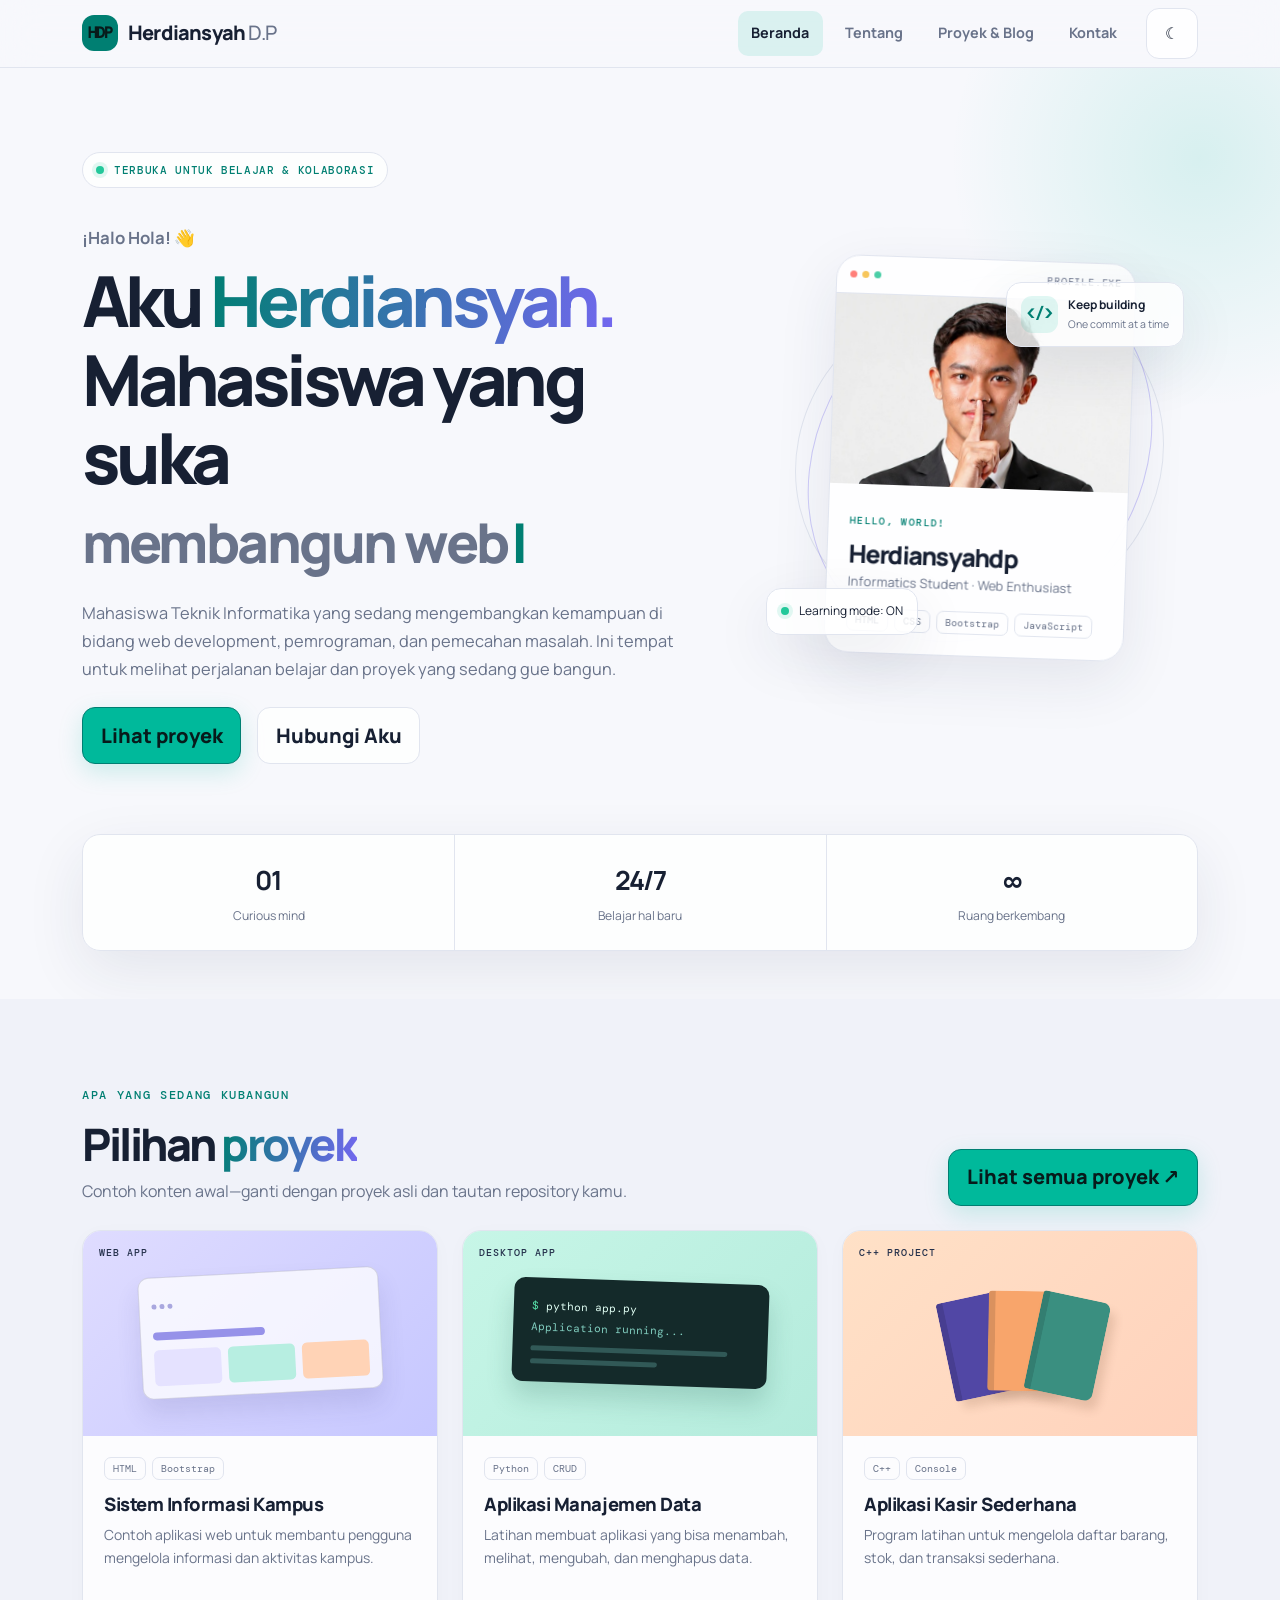
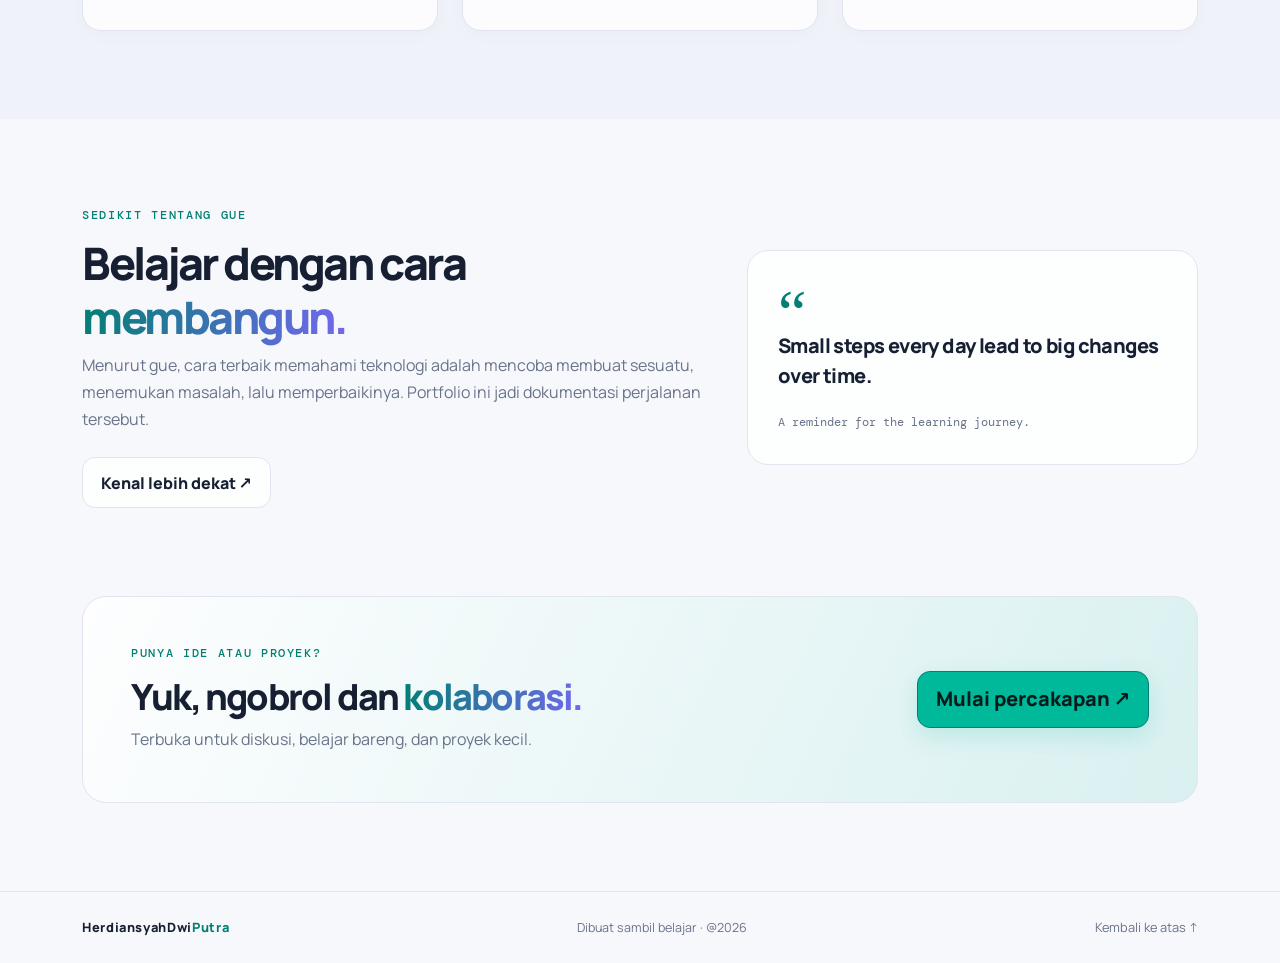
<file: index.html>
<!doctype html>
<html lang="id" data-bs-theme="light">
<head>
  <meta charset="utf-8">
  <meta name="viewport" content="width=device-width, initial-scale=1">
  <meta name="description" content="Portfolio dan CV online mahasiswa Teknik Informatika.">
  <meta name="theme-color" content="#f7f8fc">
  <title>Beranda | CV — Portfolio</title>
  <link rel="icon" type="image/svg+xml" href="assets/img/logo.svg">
  <link href="https://cdn.jsdelivr.net/npm/bootstrap@5.3.8/dist/css/bootstrap.min.css" rel="stylesheet">
  <link rel="stylesheet" href="assets/css/style.css">
</head>
<body data-page="home">
  <div class="top-progress" id="topProgress"></div>
  <nav class="navbar navbar-expand-lg site-navbar sticky-top">
    <div class="container">
      <a class="navbar-brand brand-mark" href="index.html"><span class="brand-symbol">HDP</span><span>Herdiansyah <span class="brand-muted">D.P</span></span></a>
      <button class="navbar-toggler" type="button" data-bs-toggle="collapse" data-bs-target="#mainNav" aria-controls="mainNav" aria-expanded="false" aria-label="Buka navigasi"><span class="navbar-toggler-icon"></span></button>
      <div class="collapse navbar-collapse" id="mainNav">
        <ul class="navbar-nav ms-auto align-items-lg-center gap-lg-2">
          <li class="nav-item"><a class="nav-link" data-nav="home" href="index.html">Beranda</a></li>
          <li class="nav-item"><a class="nav-link" data-nav="about" href="about.html">Tentang</a></li>
          <li class="nav-item"><a class="nav-link" data-nav="blog" href="blog.html">Proyek & Blog</a></li>
          <li class="nav-item"><a class="nav-link" data-nav="contact" href="kontak.html">Kontak</a></li>
          <li class="nav-item ms-lg-2"><button class="btn btn-theme" type="button" data-theme-toggle aria-label="Ubah tema"><span data-theme-icon>☾</span><span class="d-lg-none ms-2" data-theme-label>Mode gelap</span></button></li>
        </ul>
      </div>
    </div>
  </nav>

  <main>
    <section class="hero-section section-pad">
      <div class="container">
        <div class="row align-items-center g-5">
          <div class="col-lg-7 order-2 order-lg-1">
            <div class="eyebrow"><span class="status-dot"></span> TERBUKA UNTUK BELAJAR & KOLABORASI</div>
            <p class="hero-kicker mt-4 mb-2">¡Halo Hola! 👋</p>
            <h1 class="hero-title">Aku <span class="text-gradient">Herdiansyah.</span><br>Mahasiswa yang suka<br><span class="typed-wrap"><span id="typedRole">membangun web</span><span class="typing-caret">|</span></span></h1>
            <p class="hero-copy mt-4">Mahasiswa Teknik Informatika yang sedang mengembangkan kemampuan di bidang web development, pemrograman, dan pemecahan masalah. Ini tempat untuk melihat perjalanan belajar dan proyek yang sedang gue bangun.</p>
            <div class="d-flex flex-wrap gap-3 mt-4">
              <a class="btn btn-accent btn-lg" href="blog.html">Lihat proyek <span aria-hidden="true"></span></a>
              <a class="btn btn-outline-soft btn-lg" href="kontak.html">Hubungi Aku</a>
            </div>
          </div>
          <div class="col-lg-5 order-1 order-lg-2">
            <div class="hero-visual mx-auto">
              <div class="visual-orbit orbit-one"></div><div class="visual-orbit orbit-two"></div>
              <div class="profile-card">
                <div class="profile-card-top"><span></span><span></span><span></span><small>PROFILE.EXE</small></div>
                <img class="profile-photo" src="assets/img/foto-diri.webp" alt="Placeholder foto profil; ganti dengan foto kamu">
                <div class="profile-card-body">
                  <span class="mini-label">HELLO, WORLD!</span>
                  <h2>Herdiansyahdp</h2>
                  <p>Informatics Student · Web Enthusiast</p>
                  <div class="mini-chip-row"><span>HTML</span><span>CSS</span><span>Bootstrap</span><span>JavaScript</span></div>
                </div>
              </div>
              <div class="floating-note note-code"><span class="note-icon">&lt;/&gt;</span><span><strong>Keep building</strong><small>One commit at a time</small></span></div>
              <div class="floating-note note-status"><span class="status-dot"></span><span>Learning mode: ON</span></div>
            </div>
          </div>
        </div>
      </div>
    </section>

    <section class="quick-stats pb-5">
      <div class="container"><div class="stats-panel row g-0 text-center">
        <div class="col-4 stat-item"><strong>01</strong><span>Curious mind</span></div>
        <div class="col-4 stat-item"><strong>24/7</strong><span>Belajar hal baru</span></div>
        <div class="col-4 stat-item"><strong>∞</strong><span>Ruang berkembang</span></div>
      </div></div>
    </section>

    <section class="section-pad section-tint">
      <div class="container">
        <div class="section-heading d-flex flex-column flex-md-row justify-content-between align-items-md-end gap-3 mb-4">
          <div><p class="eyebrow">APA YANG SEDANG KUBANGUN</p><h2 class="section-title">Pilihan <span class="text-gradient">proyek</span></h2><p class="section-subtitle mb-0">Contoh konten awal—ganti dengan proyek asli dan tautan repository kamu.</p></div>
          <a class="btn btn-accent btn-lg flex-shrink" href="blog.html">Lihat semua proyek <span aria-hidden="true">↗</span></a>
        </div>
        <div class="row g-4">
          <div class="col-md-6 col-lg-4"><article class="project-card h-100"><div class="project-art art-purple"><span class="art-label">WEB APP</span><div class="art-window"><i></i><i></i><i></i><div class="art-lines"></div><div class="art-blocks"><b></b><b></b><b></b></div></div></div><div class="project-content"><div class="tag-row"><span>HTML</span><span>Bootstrap</span></div><h3>Sistem Informasi Kampus</h3><p>Contoh aplikasi web untuk membantu pengguna mengelola informasi dan aktivitas kampus.</p></div></article></div>
          <div class="col-md-6 col-lg-4"><article class="project-card h-100"><div class="project-art art-green"><span class="art-label">DESKTOP APP</span><div class="terminal-art"><span>$</span> python app.py<br><b>Application running...</b><div class="terminal-row"></div><div class="terminal-row short"></div></div></div><div class="project-content"><div class="tag-row"><span>Python</span><span>CRUD</span></div><h3>Aplikasi Manajemen Data</h3><p>Latihan membuat aplikasi yang bisa menambah, melihat, mengubah, dan menghapus data.</p></div></article></div>
          <div class="col-md-6 col-lg-4"><article class="project-card h-100"><div class="project-art art-orange"><span class="art-label">C++ PROJECT</span><div class="book-art"><div class="book book-a"></div><div class="book book-b"></div><div class="book book-c"></div></div></div><div class="project-content"><div class="tag-row"><span>C++</span><span>Console</span></div><h3>Aplikasi Kasir Sederhana</h3><p>Program latihan untuk mengelola daftar barang, stok, dan transaksi sederhana.</p></div></article></div>
        </div>
      </div>
    </section>

    <section class="section-pad"><div class="container"><div class="about-strip row align-items-center g-4"><div class="col-lg-7"><p class="eyebrow">SEDIKIT TENTANG GUE</p><h2 class="section-title">Belajar dengan cara <span class="text-gradient">membangun.</span></h2><p class="section-subtitle">Menurut gue, cara terbaik memahami teknologi adalah mencoba membuat sesuatu, menemukan masalah, lalu memperbaikinya. Portfolio ini jadi dokumentasi perjalanan tersebut.</p><a class="btn btn-outline-soft mt-2" href="about.html">Kenal lebih dekat <span>↗</span></a></div><div class="col-lg-5"><div class="quote-card"><span class="quote-mark">“</span><p>Small steps every day lead to big changes over time.</p><span class="quote-caption">A reminder for the learning journey.</span></div></div></div></div></section>

    <section class="section-pad pt-0"><div class="container"><div class="contact-banner d-flex flex-column flex-md-row align-items-md-center justify-content-between gap-4"><div><p class="eyebrow">PUNYA IDE ATAU PROYEK?</p><h2 class="mb-2">Yuk, ngobrol dan <span class="text-gradient">kolaborasi.</span></h2><p class="mb-0 muted-copy">Terbuka untuk diskusi, belajar bareng, dan proyek kecil.</p></div><a class="btn btn-accent btn-lg flex-shrink-0" href="kontak.html">Mulai percakapan ↗</a></div></div></section>
  </main>

  <footer class="site-footer"><div class="container d-flex flex-column flex-md-row align-items-center justify-content-between gap-2"><a class="footer-brand" href="index.html">HerdiansyahDwi<span>Putra</span></a><p class="mb-0">Dibuat sambil belajar · @<span data-year></span></p><a href="#top" class="back-top">Kembali ke atas ↑</a></div></footer>
  <script src="https://cdn.jsdelivr.net/npm/bootstrap@5.3.8/dist/js/bootstrap.bundle.min.js"></script>
  <script src="assets/js/main.js"></script>
</body>
</html>
</file>
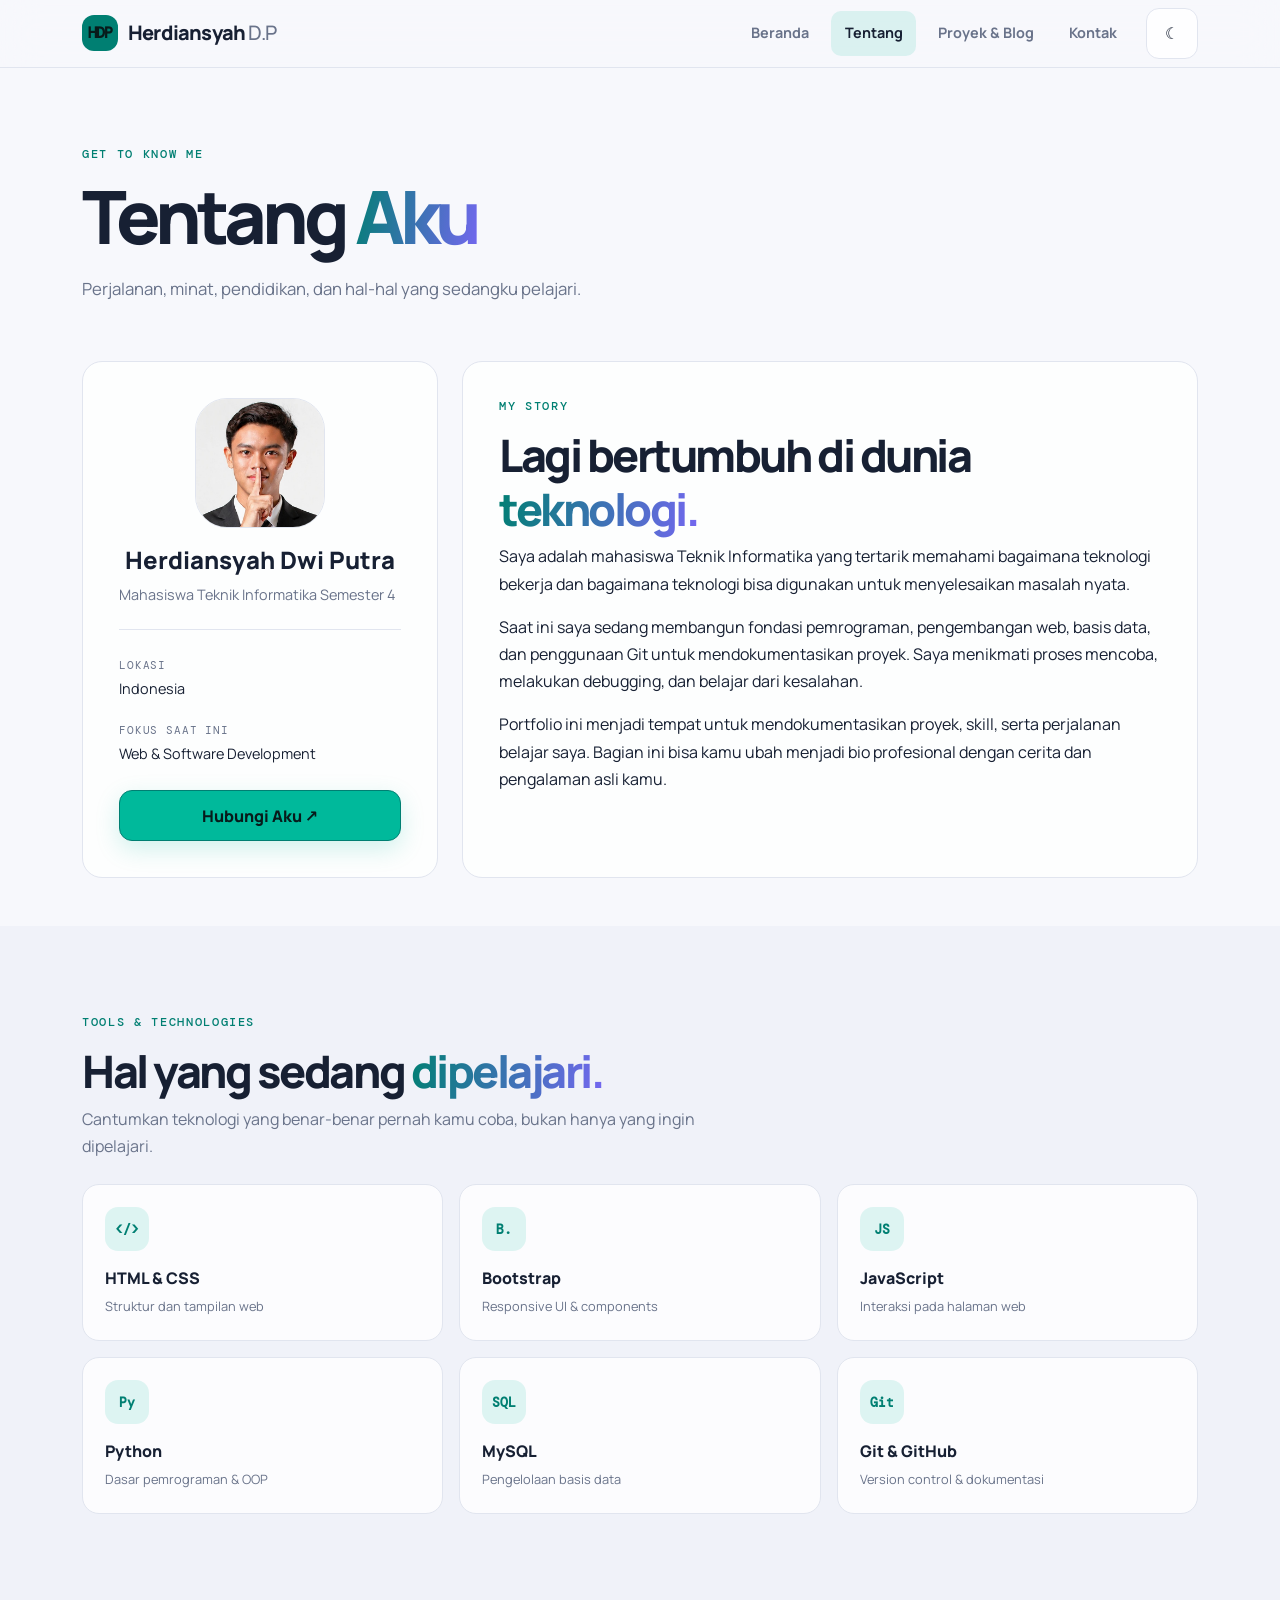
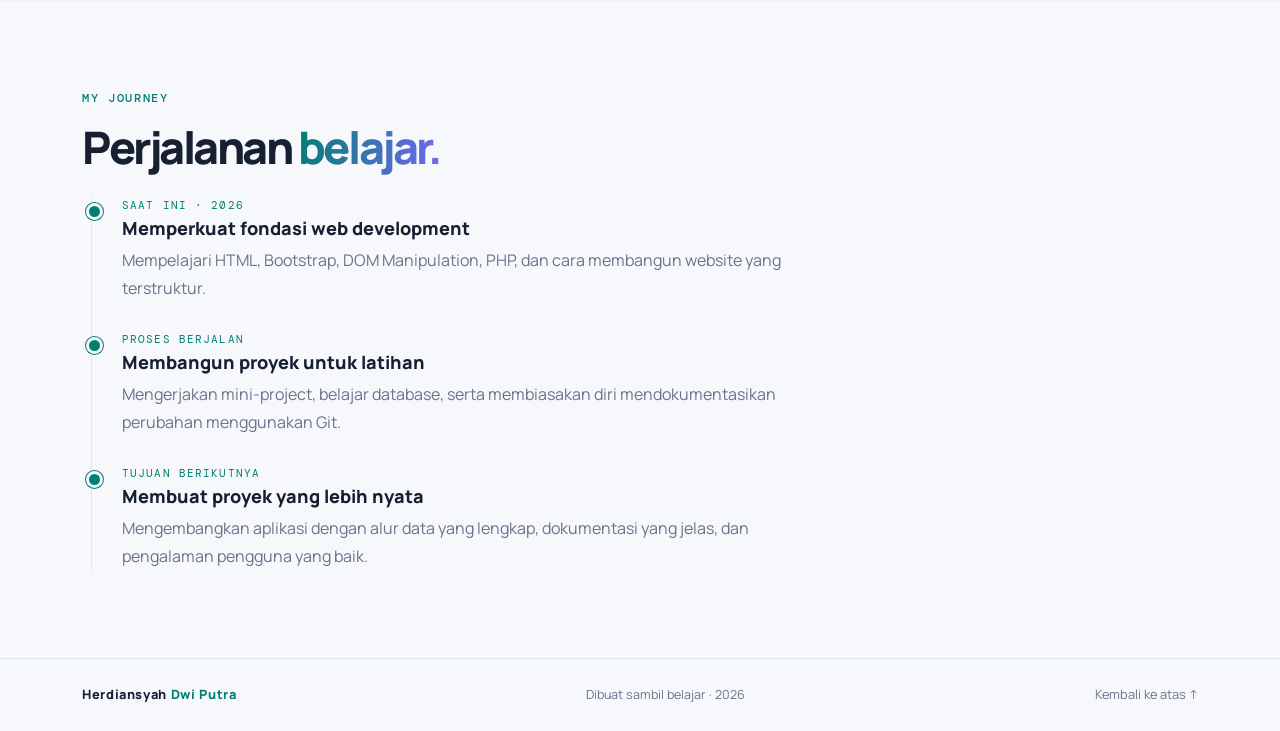
<file: about.html>
<!doctype html>
<html lang="id" data-bs-theme="light">
<head>
  <meta charset="utf-8"><meta name="viewport" content="width=device-width, initial-scale=1">
  <meta name="description" content="Tentang, pendidikan, keahlian, dan perjalanan belajar.">
  <title>Tentang | CV — Portfolio</title>
  <link rel="icon" type="image/svg+xml" href="assets/img/logo.svg">
  <link href="https://cdn.jsdelivr.net/npm/bootstrap@5.3.8/dist/css/bootstrap.min.css" rel="stylesheet">
  <link rel="stylesheet" href="assets/css/style.css">
</head>
<body data-page="about">
  <div class="top-progress" id="topProgress"></div>
  <nav class="navbar navbar-expand-lg site-navbar sticky-top"><div class="container">
    <a class="navbar-brand brand-mark" href="index.html"><span class="brand-symbol">HDP</span><span>Herdiansyah <span class="brand-muted">D.P</span></span></a>
    <button class="navbar-toggler" type="button" data-bs-toggle="collapse" data-bs-target="#mainNav" aria-controls="mainNav" aria-expanded="false" aria-label="Buka navigasi"><span class="navbar-toggler-icon"></span></button>
    <div class="collapse navbar-collapse" id="mainNav"><ul class="navbar-nav ms-auto align-items-lg-center gap-lg-2">
      <li class="nav-item"><a class="nav-link" data-nav="home" href="index.html">Beranda</a></li><li class="nav-item"><a class="nav-link" data-nav="about" href="about.html">Tentang</a></li><li class="nav-item"><a class="nav-link" data-nav="blog" href="blog.html">Proyek & Blog</a></li><li class="nav-item"><a class="nav-link" data-nav="contact" href="kontak.html">Kontak</a></li><li class="nav-item ms-lg-2"><button class="btn btn-theme" type="button" data-theme-toggle aria-label="Ubah tema"><span data-theme-icon>☾</span><span class="d-lg-none ms-2" data-theme-label>Mode gelap</span></button></li>
    </ul></div>
  </div></nav>

  <main>
    <section class="page-hero section-pad"><div class="container"><p class="eyebrow">GET TO KNOW ME</p><h1 class="page-title">Tentang <span class="text-gradient">Aku</span></h1><p class="page-intro">Perjalanan, minat, pendidikan, dan hal-hal yang sedangku pelajari.</p></div></section>
    <section class="pb-5"><div class="container"><div class="row g-4 align-items-stretch">
      <div class="col-lg-4"><div class="surface-card about-profile h-100"><img src="assets/img/foto-diri.webp" alt="Placeholder foto profil" class="about-avatar"><h2>Herdiansyah Dwi Putra</h2><p class="muted-copy">Mahasiswa Teknik Informatika Semester 4</p><div class="profile-divider"></div><p><span class="detail-label">LOKASI</span><br><span>Indonesia</span></p><p><span class="detail-label">FOKUS SAAT INI</span><br><span>Web & Software Development</span></p><a class="btn btn-accent w-100 mt-2" href="kontak.html">Hubungi Aku ↗</a></div></div>
      <div class="col-lg-8"><div class="surface-card h-100"><p class="eyebrow">MY STORY</p><h2 class="section-title">Lagi bertumbuh di dunia <span class="text-gradient">teknologi.</span></h2><p>Saya adalah mahasiswa Teknik Informatika yang tertarik memahami bagaimana teknologi bekerja dan bagaimana teknologi bisa digunakan untuk menyelesaikan masalah nyata.</p><p>Saat ini saya sedang membangun fondasi pemrograman, pengembangan web, basis data, dan penggunaan Git untuk mendokumentasikan proyek. Saya menikmati proses mencoba, melakukan debugging, dan belajar dari kesalahan.</p><p class="mb-0">Portfolio ini menjadi tempat untuk mendokumentasikan proyek, skill, serta perjalanan belajar saya. Bagian ini bisa kamu ubah menjadi bio profesional dengan cerita dan pengalaman asli kamu.</p></div></div>
    </div></div></section>

    <section class="section-pad section-tint"><div class="container"><div class="section-heading mb-4"><p class="eyebrow">TOOLS & TECHNOLOGIES</p><h2 class="section-title">Hal yang sedang <span class="text-gradient">dipelajari.</span></h2><p class="section-subtitle">Cantumkan teknologi yang benar-benar pernah kamu coba, bukan hanya yang ingin dipelajari.</p></div><div class="row g-3">
      <div class="col-6 col-md-4"><div class="skill-card"><span class="skill-icon">&lt;/&gt;</span><h3>HTML & CSS</h3><p>Struktur dan tampilan web</p></div></div>
      <div class="col-6 col-md-4"><div class="skill-card"><span class="skill-icon">B.</span><h3>Bootstrap</h3><p>Responsive UI & components</p></div></div>
      <div class="col-6 col-md-4"><div class="skill-card"><span class="skill-icon">JS</span><h3>JavaScript</h3><p>Interaksi pada halaman web</p></div></div>
      <div class="col-6 col-md-4"><div class="skill-card"><span class="skill-icon">Py</span><h3>Python</h3><p>Dasar pemrograman & OOP</p></div></div>
      <div class="col-6 col-md-4"><div class="skill-card"><span class="skill-icon">SQL</span><h3>MySQL</h3><p>Pengelolaan basis data</p></div></div>
      <div class="col-6 col-md-4"><div class="skill-card"><span class="skill-icon">Git</span><h3>Git & GitHub</h3><p>Version control & dokumentasi</p></div></div>
    </div></div></section>

    <section class="section-pad"><div class="container"><div class="section-heading mb-4"><p class="eyebrow">MY JOURNEY</p><h2 class="section-title">Perjalanan <span class="text-gradient">belajar.</span></h2></div><div class="timeline">
      <article class="timeline-item"><span class="timeline-dot"></span><div class="timeline-meta">SAAT INI · 2026</div><h3>Memperkuat fondasi web development</h3><p>Mempelajari HTML, Bootstrap, DOM Manipulation, PHP, dan cara membangun website yang terstruktur.</p></article>
      <article class="timeline-item"><span class="timeline-dot"></span><div class="timeline-meta">PROSES BERJALAN</div><h3>Membangun proyek untuk latihan</h3><p>Mengerjakan mini-project, belajar database, serta membiasakan diri mendokumentasikan perubahan menggunakan Git.</p></article>
      <article class="timeline-item"><span class="timeline-dot"></span><div class="timeline-meta">TUJUAN BERIKUTNYA</div><h3>Membuat proyek yang lebih nyata</h3><p>Mengembangkan aplikasi dengan alur data yang lengkap, dokumentasi yang jelas, dan pengalaman pengguna yang baik.</p></article>
    </div></div></section>
  </main>
  <footer class="site-footer"><div class="container d-flex flex-column flex-md-row align-items-center justify-content-between gap-2"><a class="footer-brand" href="index.html">Herdiansyah <span>Dwi Putra</span></a><p class="mb-0">Dibuat sambil belajar · <span data-year></span></p><a href="#top" class="back-top">Kembali ke atas ↑</a></div></footer>
  <script src="https://cdn.jsdelivr.net/npm/bootstrap@5.3.8/dist/js/bootstrap.bundle.min.js"></script><script src="assets/js/main.js"></script>
</body></html>
</file>
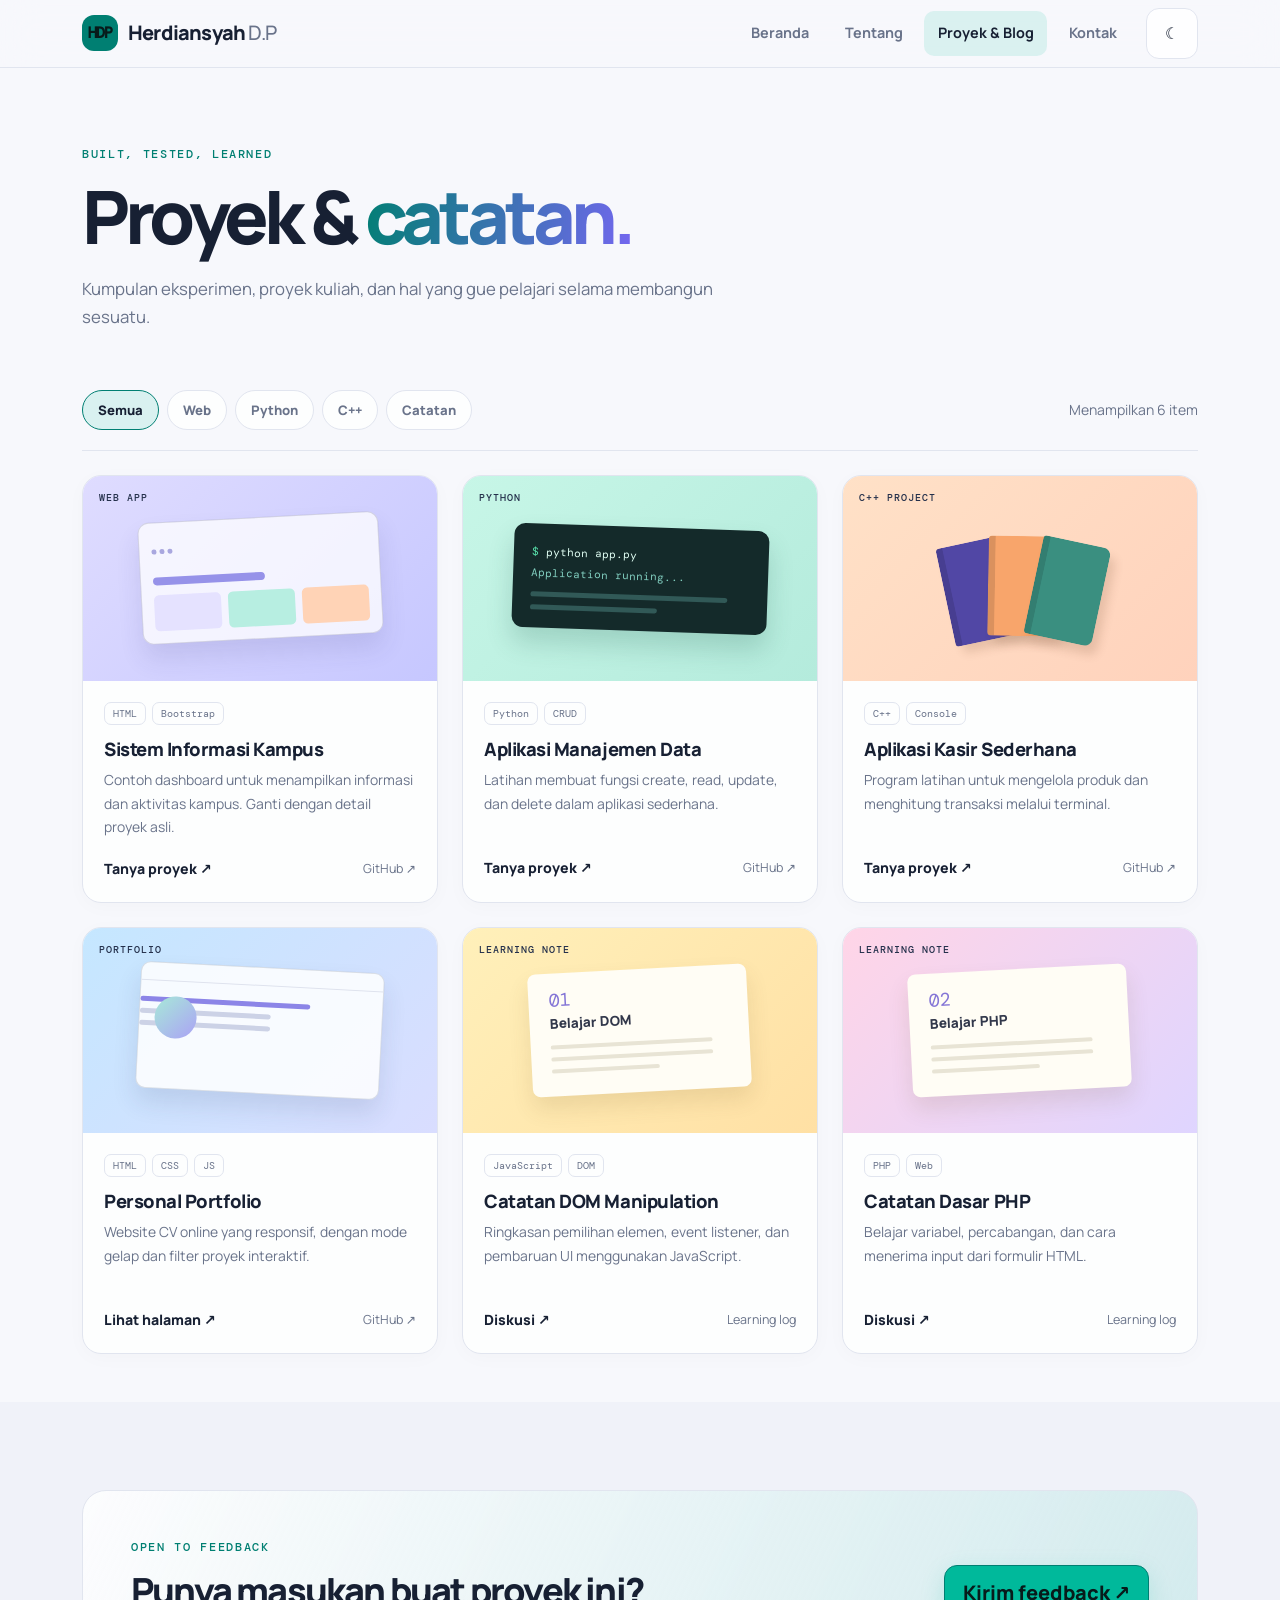
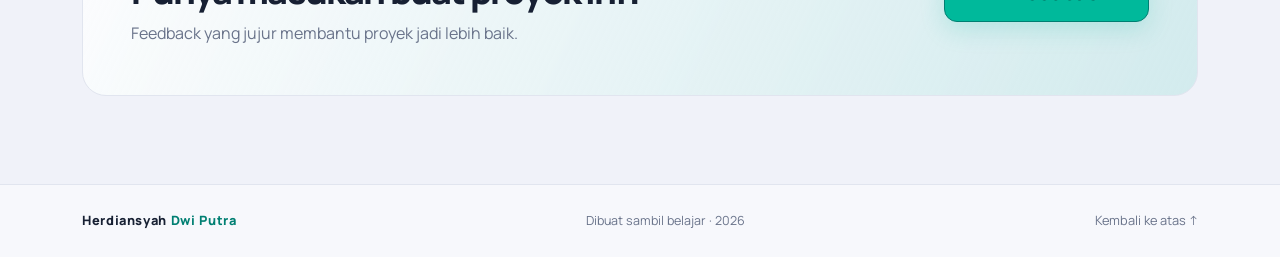
<file: blog.html>
<!doctype html>
<html lang="id" data-bs-theme="light">
<head>
  <meta charset="utf-8"><meta name="viewport" content="width=device-width, initial-scale=1">
  <meta name="description" content="Daftar proyek, eksperimen, dan catatan belajar.">
  <title>Proyek & Blog | CV — Portfolio</title>
  <link rel="icon" type="image/svg+xml" href="assets/img/logo.svg">
  <link href="https://cdn.jsdelivr.net/npm/bootstrap@5.3.8/dist/css/bootstrap.min.css" rel="stylesheet"><link rel="stylesheet" href="assets/css/style.css">
</head>
<body data-page="blog">
  <div class="top-progress" id="topProgress"></div>
  <nav class="navbar navbar-expand-lg site-navbar sticky-top"><div class="container">
    <a class="navbar-brand brand-mark" href="index.html"><span class="brand-symbol">HDP</span><span>Herdiansyah <span class="brand-muted">D.P</span></span></a>
    <button class="navbar-toggler" type="button" data-bs-toggle="collapse" data-bs-target="#mainNav" aria-controls="mainNav" aria-expanded="false" aria-label="Buka navigasi"><span class="navbar-toggler-icon"></span></button>
    <div class="collapse navbar-collapse" id="mainNav"><ul class="navbar-nav ms-auto align-items-lg-center gap-lg-2">
      <li class="nav-item"><a class="nav-link" data-nav="home" href="index.html">Beranda</a></li><li class="nav-item"><a class="nav-link" data-nav="about" href="about.html">Tentang</a></li><li class="nav-item"><a class="nav-link" data-nav="blog" href="blog.html">Proyek & Blog</a></li><li class="nav-item"><a class="nav-link" data-nav="contact" href="kontak.html">Kontak</a></li><li class="nav-item ms-lg-2"><button class="btn btn-theme" type="button" data-theme-toggle aria-label="Ubah tema"><span data-theme-icon>☾</span><span class="d-lg-none ms-2" data-theme-label>Mode gelap</span></button></li>
    </ul></div>
  </div></nav>

  <main>
    <section class="page-hero section-pad"><div class="container"><p class="eyebrow">BUILT, TESTED, LEARNED</p><h1 class="page-title">Proyek & <span class="text-gradient">catatan.</span></h1><p class="page-intro">Kumpulan eksperimen, proyek kuliah, dan hal yang gue pelajari selama membangun sesuatu.</p></div></section>
    <section class="pb-5"><div class="container"><div class="filter-toolbar d-flex flex-column flex-md-row justify-content-between align-items-md-center gap-3 mb-4"><div class="filter-group" role="group" aria-label="Filter proyek">
      <button class="filter-btn is-active" type="button" data-filter="all" aria-pressed="true">Semua</button><button class="filter-btn" type="button" data-filter="web" aria-pressed="false">Web</button><button class="filter-btn" type="button" data-filter="python" aria-pressed="false">Python</button><button class="filter-btn" type="button" data-filter="cpp" aria-pressed="false">C++</button><button class="filter-btn" type="button" data-filter="notes" aria-pressed="false">Catatan</button>
    </div><span id="projectCount" class="muted-copy small">Menampilkan 6 item</span></div>
    <div class="row g-4" id="projectGrid">
      <div class="col-md-6 col-lg-4 project-item" data-category="web"><article class="project-card h-100"><div class="project-art art-purple"><span class="art-label">WEB APP</span><div class="art-window"><i></i><i></i><i></i><div class="art-lines"></div><div class="art-blocks"><b></b><b></b><b></b></div></div></div><div class="project-content"><div class="tag-row"><span>HTML</span><span>Bootstrap</span></div><h2>Sistem Informasi Kampus</h2><p>Contoh dashboard untuk menampilkan informasi dan aktivitas kampus. Ganti dengan detail proyek asli.</p><div class="project-actions"><a class="text-link" href="kontak.html">Tanya proyek ↗</a><a class="code-link" href="" target="_blank" rel="noreferrer">GitHub ↗</a></div></div></article></div>
      <div class="col-md-6 col-lg-4 project-item" data-category="python"><article class="project-card h-100"><div class="project-art art-green"><span class="art-label">PYTHON</span><div class="terminal-art"><span>$</span> python app.py<br><b>Application running...</b><div class="terminal-row"></div><div class="terminal-row short"></div></div></div><div class="project-content"><div class="tag-row"><span>Python</span><span>CRUD</span></div><h2>Aplikasi Manajemen Data</h2><p>Latihan membuat fungsi create, read, update, dan delete dalam aplikasi sederhana.</p><div class="project-actions"><a class="text-link" href="kontak.html">Tanya proyek ↗</a><a class="code-link" href="" target="_blank" rel="noreferrer">GitHub ↗</a></div></div></article></div>
      <div class="col-md-6 col-lg-4 project-item" data-category="cpp"><article class="project-card h-100"><div class="project-art art-orange"><span class="art-label">C++ PROJECT</span><div class="book-art"><div class="book book-a"></div><div class="book book-b"></div><div class="book book-c"></div></div></div><div class="project-content"><div class="tag-row"><span>C++</span><span>Console</span></div><h2>Aplikasi Kasir Sederhana</h2><p>Program latihan untuk mengelola produk dan menghitung transaksi melalui terminal.</p><div class="project-actions"><a class="text-link" href="kontak.html">Tanya proyek ↗</a><a class="code-link" href="https://github.com/herdiansyahdp/Mini-Aplikasi-Kasir-Penjualan-Buku" target="_blank" rel="noreferrer">GitHub ↗</a></div></div></article></div>
      <div class="col-md-6 col-lg-4 project-item" data-category="web"><article class="project-card h-100"><div class="project-art art-blue"><span class="art-label">PORTFOLIO</span><div class="browser-art"><div class="browser-head"></div><div class="browser-avatar"></div><div class="browser-lines"><i></i><i></i><i></i></div></div></div><div class="project-content"><div class="tag-row"><span>HTML</span><span>CSS</span><span>JS</span></div><h2>Personal Portfolio</h2><p>Website CV online yang responsif, dengan mode gelap dan filter proyek interaktif.</p><div class="project-actions"><a class="text-link" href="index.html">Lihat halaman ↗</a><a class="code-link" href="https://github.com/herdiansyahdp/CV" target="_blank" rel="noreferrer">GitHub ↗</a></div></div></article></div>
      <div class="col-md-6 col-lg-4 project-item" data-category="notes"><article class="project-card h-100"><div class="project-art art-yellow"><span class="art-label">LEARNING NOTE</span><div class="notes-art"><b>01</b><span>Belajar DOM</span><i></i><i></i><i></i></div></div><div class="project-content"><div class="tag-row"><span>JavaScript</span><span>DOM</span></div><h2>Catatan DOM Manipulation</h2><p>Ringkasan pemilihan elemen, event listener, dan pembaruan UI menggunakan JavaScript.</p><div class="project-actions"><a class="text-link" href="kontak.html">Diskusi ↗</a><span class="code-link">Learning log</span></div></div></article></div>
      <div class="col-md-6 col-lg-4 project-item" data-category="notes"><article class="project-card h-100"><div class="project-art art-pink"><span class="art-label">LEARNING NOTE</span><div class="notes-art"><b>02</b><span>Belajar PHP</span><i></i><i></i><i></i></div></div><div class="project-content"><div class="tag-row"><span>PHP</span><span>Web</span></div><h2>Catatan Dasar PHP</h2><p>Belajar variabel, percabangan, dan cara menerima input dari formulir HTML.</p><div class="project-actions"><a class="text-link" href="kontak.html">Diskusi ↗</a><span class="code-link">Learning log</span></div></div></article></div>
    </div><div id="emptyFilter" class="empty-state d-none mt-4">Belum ada item pada kategori ini.</div>
    </div></section>
    <section class="section-pad section-tint"><div class="container"><div class="contact-banner d-flex flex-column flex-md-row align-items-md-center justify-content-between gap-4"><div><p class="eyebrow">OPEN TO FEEDBACK</p><h2 class="mb-2">Punya masukan buat proyek ini?</h2><p class="mb-0 muted-copy">Feedback yang jujur membantu proyek jadi lebih baik.</p></div><a class="btn btn-accent btn-lg flex-shrink-0" href="kontak.html">Kirim feedback ↗</a></div></div></section>
  </main>
  <footer class="site-footer"><div class="container d-flex flex-column flex-md-row align-items-center justify-content-between gap-2"><a class="footer-brand" href="index.html">Herdiansyah <span>Dwi Putra</span></a><p class="mb-0">Dibuat sambil belajar · <span data-year></span></p><a href="#top" class="back-top">Kembali ke atas ↑</a></div></footer>
  <script src="https://cdn.jsdelivr.net/npm/bootstrap@5.3.8/dist/js/bootstrap.bundle.min.js"></script><script src="assets/js/main.js"></script>
</body></html>
</file>
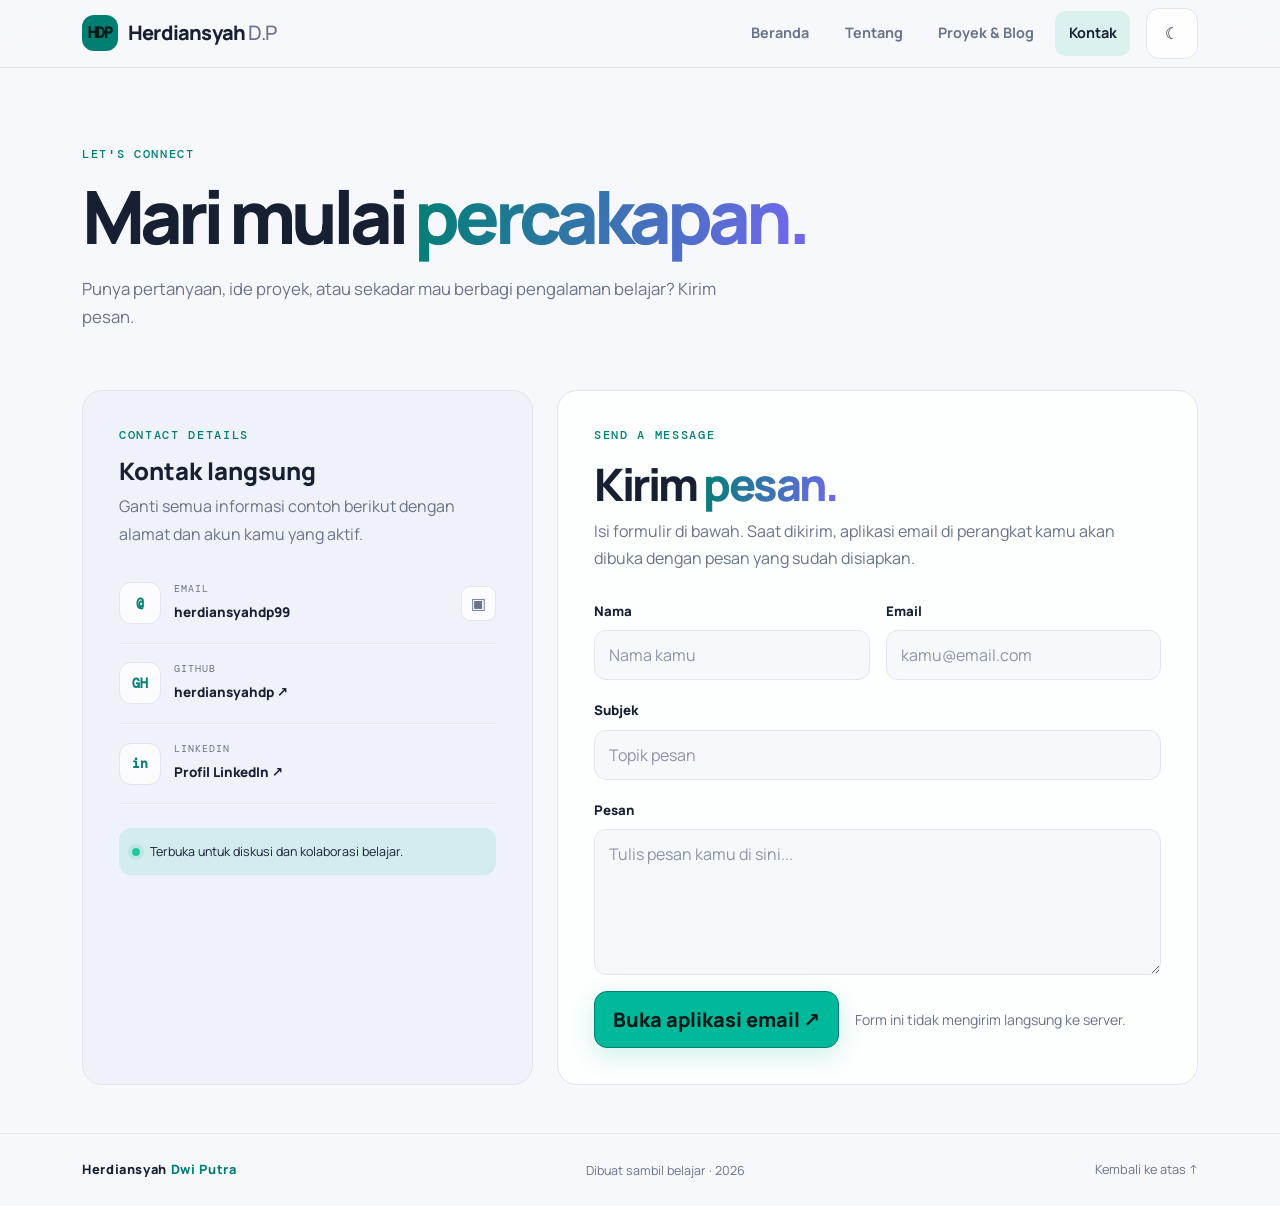
<file: kontak.html>
<!doctype html>
<html lang="id" data-bs-theme="light">
<head>
  <meta charset="utf-8"><meta name="viewport" content="width=device-width, initial-scale=1">
  <meta name="description" content="Hubungi untuk diskusi, kolaborasi, dan proyek.">
  <title>Kontak | CV — Portfolio</title>
  <link rel="icon" type="image/svg+xml" href="assets/img/logo.svg">
  <link href="https://cdn.jsdelivr.net/npm/bootstrap@5.3.8/dist/css/bootstrap.min.css" rel="stylesheet"><link rel="stylesheet" href="assets/css/style.css">
</head>
<body data-page="contact">
  <div class="top-progress" id="topProgress"></div>
  <nav class="navbar navbar-expand-lg site-navbar sticky-top"><div class="container">
    <a class="navbar-brand brand-mark" href="index.html"><span class="brand-symbol">HDP</span><span>Herdiansyah <span class="brand-muted">D.P</span></span></a>
    <button class="navbar-toggler" type="button" data-bs-toggle="collapse" data-bs-target="#mainNav" aria-controls="mainNav" aria-expanded="false" aria-label="Buka navigasi"><span class="navbar-toggler-icon"></span></button>
    <div class="collapse navbar-collapse" id="mainNav"><ul class="navbar-nav ms-auto align-items-lg-center gap-lg-2">
      <li class="nav-item"><a class="nav-link" data-nav="home" href="index.html">Beranda</a></li><li class="nav-item"><a class="nav-link" data-nav="about" href="about.html">Tentang</a></li><li class="nav-item"><a class="nav-link" data-nav="blog" href="blog.html">Proyek & Blog</a></li><li class="nav-item"><a class="nav-link" data-nav="contact" href="kontak.html">Kontak</a></li><li class="nav-item ms-lg-2"><button class="btn btn-theme" type="button" data-theme-toggle aria-label="Ubah tema"><span data-theme-icon>☾</span><span class="d-lg-none ms-2" data-theme-label>Mode gelap</span></button></li>
    </ul></div>
  </div></nav>
  <main>
    <section class="page-hero section-pad"><div class="container"><p class="eyebrow">LET'S CONNECT</p><h1 class="page-title">Mari mulai <span class="text-gradient">percakapan.</span></h1><p class="page-intro">Punya pertanyaan, ide proyek, atau sekadar mau berbagi pengalaman belajar? Kirim pesan.</p></div></section>
    <section class="pb-5"><div class="container"><div class="row g-4">
      <div class="col-lg-5"><div class="contact-info-card h-100"><p class="eyebrow">CONTACT DETAILS</p><h2>Kontak langsung</h2><p class="muted-copy">Ganti semua informasi contoh berikut dengan alamat dan akun kamu yang aktif.</p>
        <div class="contact-detail"><span class="contact-icon">@</span><div><small>EMAIL</small><a href="mailto:herdiansyahdp99@gmail.com" id="emailAddress">herdiansyahdp99</a></div><button class="copy-btn" type="button" data-copy-email="herdiansyahdp99@gmail.com" aria-label="Salin email" title="Salin email">▣</button></div>
        <div class="contact-detail"><span class="contact-icon">GH</span><div><small>GITHUB</small><a href="https://github.com/herdiansyahdp" target="_blank" rel="noreferrer">herdiansyahdp ↗</a></div></div>
        <div class="contact-detail"><span class="contact-icon">in</span><div><small>LINKEDIN</small><a href="https://www.linkedin.com/in/herdiansyah-dwi-putra-ba059b371/" target="_blank" rel="noreferrer">Profil LinkedIn ↗</a></div></div>
        <div class="availability-note"><span class="status-dot"></span><span>Terbuka untuk diskusi dan kolaborasi belajar.</span></div><p class="copy-feedback small mb-0" id="copyFeedback" aria-live="polite"></p>
      </div></div>
      <div class="col-lg-7"><div class="surface-card h-100"><p class="eyebrow">SEND A MESSAGE</p><h2 class="section-title mb-2">Kirim <span class="text-gradient">pesan.</span></h2><p class="muted-copy mb-4">Isi formulir di bawah. Saat dikirim, aplikasi email di perangkat kamu akan dibuka dengan pesan yang sudah disiapkan.</p>
        <form id="contactForm" class="needs-validation" novalidate>
          <div class="row g-3"><div class="col-md-6"><label class="form-label" for="senderName">Nama</label><input class="form-control custom-input" type="text" id="senderName" name="name" placeholder="Nama kamu" required minlength="2"><div class="invalid-feedback">Masukkan nama (minimal 2 karakter).</div></div>
          <div class="col-md-6"><label class="form-label" for="senderEmail">Email</label><input class="form-control custom-input" type="email" id="senderEmail" name="email" placeholder="kamu@email.com" required><div class="invalid-feedback">Masukkan alamat email yang valid.</div></div>
          <div class="col-12"><label class="form-label" for="messageSubject">Subjek</label><input class="form-control custom-input" type="text" id="messageSubject" name="subject" placeholder="Topik pesan" required><div class="invalid-feedback">Subjek pesan tidak boleh kosong.</div></div>
          <div class="col-12"><label class="form-label" for="senderMessage">Pesan</label><textarea class="form-control custom-input" id="senderMessage" name="message" rows="5" placeholder="Tulis pesan kamu di sini..." required minlength="10"></textarea><div class="invalid-feedback">Pesan minimal 10 karakter.</div></div>
          <div class="col-12 d-flex flex-column flex-sm-row align-items-sm-center gap-3"><button class="btn btn-accent btn-lg" type="submit">Buka aplikasi email ↗</button><span id="formStatus" class="muted-copy small" aria-live="polite">Form ini tidak mengirim langsung ke server.</span></div></div>
        </form>
      </div></div>
    </div></div></section>
  </main>
  <footer class="site-footer"><div class="container d-flex flex-column flex-md-row align-items-center justify-content-between gap-2"><a class="footer-brand" href="index.html">Herdiansyah <span>Dwi Putra</span></a><p class="mb-0">Dibuat sambil belajar · <span data-year></span></p><a href="#top" class="back-top">Kembali ke atas ↑</a></div></footer>
  <script src="https://cdn.jsdelivr.net/npm/bootstrap@5.3.8/dist/js/bootstrap.bundle.min.js"></script><script src="assets/js/main.js"></script>
</body></html>
</file>
<file: assets/css/style.css>
@import url('https://fonts.googleapis.com/css2?family=DM+Mono:wght@400;500&family=Manrope:wght@400;500;600;700;800&display=swap');

:root {
  --site-bg: #f7f8fc;
  --section-bg: #f0f2f9;
  --card-bg: rgba(255,255,255,.82);
  --nav-bg: rgba(247,248,252,.88);
  --text: #172033;
  --muted: #69738a;
  --line: #e1e5ef;
  --accent: #007f72;
  --accent-bright: #00b99b;
  --accent-soft: rgba(0,185,155,.12);
  --purple: #7467f0;
  --shadow: 0 20px 60px rgba(35,46,80,.09);
}
:root[data-bs-theme="dark"] {
  --site-bg: #0b1020;
  --section-bg: #10172b;
  --card-bg: rgba(21,29,51,.92);
  --nav-bg: rgba(11,16,32,.88);
  --text: #edf2ff;
  --muted: #a3aec6;
  --line: #28324a;
  --accent: #55e1c4;
  --accent-bright: #55e1c4;
  --accent-soft: rgba(85,225,196,.12);
  --purple: #9e94ff;
  --shadow: 0 20px 60px rgba(0,0,0,.2);
  color-scheme: dark;
}
* { box-sizing: border-box; }
html { scroll-behavior: smooth; scroll-padding-top: 88px; }
body { margin: 0; background: var(--site-bg); color: var(--text); font-family: 'Manrope', system-ui, -apple-system, sans-serif; line-height: 1.7; transition: background .25s ease, color .25s ease; }
a { color: inherit; }
::selection { background: rgba(0,185,155,.25); }
.top-progress { position: fixed; z-index: 1100; top: 0; left: 0; height: 3px; width: 0; background: linear-gradient(90deg,var(--accent-bright),var(--purple)); }
.site-navbar { background: var(--nav-bg); backdrop-filter: blur(18px); border-bottom: 1px solid var(--line); }
.brand-mark { display: inline-flex; align-items: center; gap: 10px; font-weight: 800; letter-spacing: -.04em; color: var(--text); }
.brand-mark:hover { color: var(--text); }
.brand-symbol { display: inline-grid; place-items: center; width: 36px; height: 36px; border-radius: 12px; background: var(--accent); color: #071b1b; font-family: 'DM Mono', monospace; font-size: 15px; }
.brand-muted { color: var(--muted); font-weight: 500; }
.navbar-nav .nav-link { padding: .65rem .85rem !important; font-size: .9rem; font-weight: 700; color: var(--muted); border-radius: 10px; }
.navbar-nav .nav-link:hover, .navbar-nav .nav-link.active { color: var(--text); background: var(--accent-soft); }
.btn-theme { border: 1px solid var(--line); color: var(--text); background: var(--card-bg); border-radius: 12px; min-width: 42px; min-height: 42px; }
.btn-theme:hover { border-color: var(--accent); color: var(--text); }
.navbar-toggler { border-color: var(--line); }
:root[data-bs-theme="dark"] .navbar-toggler-icon { filter: invert(1); }
.section-pad { padding: 88px 0; }
.hero-section { position: relative; overflow: hidden; padding: 84px 0 70px; }
.hero-section::before { content: ''; position: absolute; width: 520px; height: 520px; border-radius: 50%; right: -180px; top: -170px; background: radial-gradient(circle,rgba(0,185,155,.13),transparent 68%); pointer-events: none; }
.eyebrow { color: var(--accent); font: 500 .74rem/1.5 'DM Mono', monospace; letter-spacing: .14em; margin-bottom: 12px; }
.status-dot { display: inline-block; width: 8px; height: 8px; flex-shrink: 0; border-radius: 50%; background: #23c89a; box-shadow: 0 0 0 4px rgba(35,200,154,.13); }
.hero-section .eyebrow { display: inline-flex; align-items: center; gap: 10px; padding: 9px 13px; border: 1px solid var(--line); border-radius: 99px; background: var(--card-bg); letter-spacing: .06em; font-size: .68rem; }
.hero-kicker { font-size: 1.05rem; color: var(--muted); font-weight: 700; }
.hero-title { font-size: clamp(2.6rem,5.5vw,4.65rem); font-weight: 800; letter-spacing: -.065em; line-height: 1.12; max-width: 760px; }
.text-gradient { background: linear-gradient(100deg,var(--accent),var(--purple)); -webkit-background-clip: text; background-clip: text; color: transparent; }
.typed-wrap { color: var(--muted); font-size: .78em; letter-spacing: -.045em; }
.typing-caret { display: inline-block; color: var(--accent); margin-left: 3px; animation: blink 1s steps(2,start) infinite; }
@keyframes blink { to { visibility: hidden; } }
.hero-copy { max-width: 610px; color: var(--muted); font-size: 1.02rem; }
.btn { font-weight: 800; border-radius: 13px; padding: .78rem 1.1rem; transition: transform .2s ease, box-shadow .2s ease; }
.btn:hover { transform: translateY(-2px); }
.btn-accent { border: 1px solid var(--accent); color: #071b1b; background: var(--accent-bright); box-shadow: 0 8px 25px rgba(0,185,155,.18); }
:root[data-bs-theme="dark"] .btn-accent { color: #071b1b; }
.btn-accent:hover, .btn-accent:focus { color: #071b1b; background: var(--accent); border-color: var(--accent); box-shadow: 0 12px 30px rgba(0,185,155,.22); }
.btn-outline-soft { border: 1px solid var(--line); background: var(--card-bg); color: var(--text); }
.btn-outline-soft:hover { border-color: var(--accent); color: var(--text); background: var(--accent-soft); }
.social-row { display: flex; align-items: center; gap: 12px; flex-wrap: wrap; font-size: .88rem; font-weight: 700; }
.social-row a { color: var(--muted); text-decoration: none; }
.social-row a:hover, .text-link:hover { color: var(--accent); }
.social-separator { color: var(--line); }
.hero-visual { position: relative; width: min(100%,400px); min-height: 425px; display: grid; place-items: center; }
.visual-orbit { position: absolute; border: 1px solid var(--line); border-radius: 50%; transform: rotate(-25deg); }
.orbit-one { width: 375px; height: 340px; }
.orbit-two { width: 320px; height: 390px; border-color: rgba(116,103,240,.32); transform: rotate(35deg); }
.profile-card { position: relative; z-index: 2; width: min(78%,300px); overflow: hidden; border: 1px solid var(--line); border-radius: 24px; background: var(--card-bg); backdrop-filter: blur(20px); box-shadow: var(--shadow); transform: rotate(2deg); }
.profile-card-top { height: 38px; padding: 0 13px; display: flex; align-items: center; gap: 5px; border-bottom: 1px solid var(--line); }
.profile-card-top > span { width: 7px; height: 7px; border-radius: 50%; background: #ff7f79; }
.profile-card-top > span:nth-child(2) { background: #f7c65c; }.profile-card-top > span:nth-child(3) { background: #4bcea7; }
.profile-card-top small { margin-left: auto; font: 10px 'DM Mono',monospace; letter-spacing: .08em; color: var(--muted); }
.profile-photo { display: block; width: 100%; height: 190px; object-fit: cover; background: linear-gradient(135deg,#d4faf0,#e1deff); }
.profile-card-body { padding: 21px; }
.mini-label { color: var(--accent); font: 500 .65rem 'DM Mono',monospace; letter-spacing: .13em; }
.profile-card-body h2 { margin: 7px 0 2px; font-size: 1.55rem; font-weight: 800; letter-spacing: -.05em; }
.profile-card-body p { margin-bottom: 15px; color: var(--muted); font-size: .8rem; }
.mini-chip-row { display: flex; flex-wrap: wrap; gap: 6px; }
.mini-chip-row span, .tag-row span { padding: 4px 8px; border: 1px solid var(--line); border-radius: 7px; color: var(--muted); font: .65rem 'DM Mono',monospace; }
.floating-note { position: absolute; z-index: 4; display: flex; align-items: center; gap: 10px; padding: 12px 14px; border: 1px solid var(--line); border-radius: 15px; background: var(--card-bg); box-shadow: var(--shadow); font-size: .75rem; }
.note-code { top: 36px; right: -4px; }.note-icon { display: grid; place-items: center; width: 37px; height: 37px; background: var(--accent-soft); color: var(--accent); border-radius: 11px; font: 700 .95rem 'DM Mono',monospace; }
.floating-note strong, .floating-note small { display: block; }.floating-note small { color: var(--muted); margin-top: 1px; }.note-status { bottom: 36px; left: -14px; }
.stats-panel { overflow: hidden; border: 1px solid var(--line); background: var(--card-bg); border-radius: 18px; box-shadow: var(--shadow); }
.stat-item { padding: 23px 12px; display: flex; flex-direction: column; gap: 3px; }.stat-item + .stat-item { border-left: 1px solid var(--line); }.stat-item strong { font-size: 1.65rem; letter-spacing: -.05em; }.stat-item span { color: var(--muted); font-size: .76rem; }
.section-tint { background: var(--section-bg); }
.section-title { font-size: clamp(1.85rem,4vw,2.8rem); font-weight: 800; letter-spacing: -.055em; line-height: 1.2; }
.section-subtitle, .muted-copy { color: var(--muted); }
.section-subtitle { max-width: 670px; }
.text-link { display: inline-flex; align-items: center; gap: 8px; font-weight: 800; font-size: .88rem; text-decoration: none; color: var(--text); transition: color .2s ease; }
.project-card { overflow: hidden; border: 1px solid var(--line); border-radius: 19px; background: var(--card-bg); box-shadow: 0 4px 20px rgba(20,32,60,.025); transition: transform .25s ease, box-shadow .25s ease, border-color .25s ease; }
.project-card:hover { transform: translateY(-6px); border-color: rgba(0,185,155,.45); box-shadow: var(--shadow); }
.project-art { position: relative; height: 205px; display: grid; place-items: center; overflow: hidden; }
.art-purple { background: linear-gradient(135deg,#dfdcff,#c6c7ff); }.art-green { background: linear-gradient(135deg,#c7f6e7,#b4ebdc); }.art-orange { background: linear-gradient(135deg,#ffe1c7,#ffd2bc); }.art-blue { background: linear-gradient(135deg,#c5e7ff,#d9ddff); }.art-yellow { background: linear-gradient(135deg,#fff0ba,#ffe0a4); }.art-pink { background: linear-gradient(135deg,#ffd5e7,#dfd5ff); }
.art-label { position: absolute; top: 15px; left: 16px; font: 500 .62rem 'DM Mono',monospace; color: #24304b; letter-spacing: .1em; }
.art-window { width: 68%; min-height: 122px; border: 1px solid rgba(45,45,88,.17); border-radius: 11px; background: rgba(255,255,255,.75); box-shadow: 0 15px 25px rgba(61,58,120,.12); padding: 12px; transform: rotate(-3deg); }
.art-window i { display: inline-block; width: 5px; height: 5px; margin-right: 3px; border-radius: 50%; background: #a9a7df; }.art-lines { width: 52%; height: 8px; margin: 15px 0 10px; border-radius: 10px; background: #9692e9; }.art-blocks { display: flex; gap: 7px; }.art-blocks b { display: block; height: 36px; flex: 1; border-radius: 5px; background: #e5e2ff; }.art-blocks b:nth-child(2) { background: #b7eee1; }.art-blocks b:nth-child(3) { background: #ffd3b6; }
.terminal-art { width: 72%; padding: 18px; border-radius: 11px; background: #142a2a; color: #e1fff4; box-shadow: 0 15px 26px rgba(30,90,75,.2); font: .69rem/1.9 'DM Mono',monospace; transform: rotate(2deg); }.terminal-art > span { color: #59e3ac; }.terminal-art > b { color: #82cfc0; font-weight: 400; }.terminal-row { height: 5px; margin-top: 8px; border-radius: 9px; background: #315957; width: 90%; }.terminal-row.short { width: 58%; }
.book-art { position: relative; width: 170px; height: 135px; }.book { position: absolute; bottom: 5px; width: 69px; height: 100px; border-radius: 4px 8px 8px 4px; box-shadow: 7px 8px 10px rgba(91,51,28,.15); border-left: 7px solid rgba(0,0,0,.12); }.book-a { left: 10px; transform: rotate(-12deg); background: #5147a5; }.book-b { left: 53px; bottom: 10px; transform: rotate(1deg); background: #f8a56b; }.book-c { left: 98px; transform: rotate(12deg); background: #3a8f80; }
.browser-art { width: 69%; height: 127px; position: relative; background: rgba(255,255,255,.85); border: 1px solid rgba(43,61,97,.16); border-radius: 10px; box-shadow: 0 14px 24px rgba(43,61,97,.12); transform: rotate(3deg); }.browser-head { height: 18px; border-bottom: 1px solid #dfe3ee; }.browser-avatar { margin: 15px; float: left; width: 42px; height: 42px; border-radius: 50%; background: linear-gradient(135deg,#a7e9d8,#aba2f5); }.browser-lines { padding-top: 16px; }.browser-lines i { display: block; width: 54%; height: 5px; border-radius: 9px; background: #ccd2e6; margin-bottom: 7px; }.browser-lines i:first-child { width: 70%; background: #8c85e7; }
.notes-art { display: flex; flex-direction: column; width: 62%; min-height: 123px; padding: 15px 20px; border-radius: 8px; background: #fffdf5; color: #32384b; box-shadow: 0 12px 22px rgba(101,78,28,.12); transform: rotate(-3deg); }.notes-art b { font: 1.15rem 'DM Mono',monospace; color: #8475d6; }.notes-art span { font-weight: 800; font-size: .85rem; margin-bottom: 6px; }.notes-art i { display: block; width: 90%; height: 4px; background: #e8e4d5; border-radius: 5px; margin: 4px 0; }.notes-art i:last-child { width: 60%; }
.project-content { padding: 21px; }.tag-row { display: flex; gap: 6px; flex-wrap: wrap; margin-bottom: 13px; }.project-content h2, .project-content h3 { font-size: 1.15rem; letter-spacing: -.025em; font-weight: 800; }.project-content p { min-height: 70px; color: var(--muted); font-size: .87rem; }.project-actions { display: flex; justify-content: space-between; align-items: center; flex-wrap: wrap; gap: 12px; margin-top: 18px; }.code-link { font-size: .78rem; color: var(--muted); text-decoration: none; }
.quote-card { padding: 30px; border-radius: 21px; background: var(--card-bg); border: 1px solid var(--line); }.quote-mark { color: var(--accent); display: block; font-size: 4rem; height: 50px; line-height: 1; font-family: Georgia,serif; }.quote-card p { font-size: 1.25rem; line-height: 1.5; font-weight: 800; letter-spacing: -.03em; }.quote-caption { color: var(--muted); font: .72rem 'DM Mono',monospace; }
.contact-banner { padding: clamp(25px,5vw,48px); border: 1px solid var(--line); border-radius: 24px; background: linear-gradient(115deg,var(--card-bg),var(--accent-soft)); }
.contact-banner h2 { font-size: clamp(1.5rem,3vw,2.25rem); font-weight: 800; letter-spacing: -.05em; }
.site-footer { border-top: 1px solid var(--line); padding: 25px 0; font-size: .8rem; color: var(--muted); }.footer-brand { text-decoration: none; font-weight: 800; letter-spacing: .05em; color: var(--text); }.footer-brand span { color: var(--accent); }.site-footer p { font-size: .78rem; }.back-top { color: var(--muted); text-decoration: none; }.back-top:hover { color: var(--accent); }
.page-hero { padding: 78px 0 42px; }.page-title { font-size: clamp(2.7rem,6vw,4.6rem); font-weight: 800; letter-spacing: -.07em; line-height: 1.1; }.page-intro { max-width: 650px; color: var(--muted); font-size: 1.05rem; margin-top: 18px; }
.surface-card { border: 1px solid var(--line); border-radius: 20px; padding: clamp(22px,3.5vw,36px); background: var(--card-bg); }.about-profile { text-align: center; }.about-avatar { width: 130px; height: 130px; object-fit: cover; border-radius: 32px; border: 1px solid var(--line); margin: 0 auto 18px; }.about-profile h2 { font-size: 1.5rem; font-weight: 800; }.profile-divider { height: 1px; background: var(--line); margin: 22px 0; }.about-profile p { text-align: left; font-size: .9rem; }.detail-label { color: var(--muted); font: .67rem 'DM Mono',monospace; letter-spacing: .08em; }
.skill-card { height: 100%; padding: 22px; border: 1px solid var(--line); border-radius: 17px; background: var(--card-bg); transition: transform .2s ease,border-color .2s ease; }.skill-card:hover { transform: translateY(-4px); border-color: var(--accent); }.skill-icon { display: grid; place-items: center; width: 44px; height: 44px; margin-bottom: 18px; border-radius: 13px; color: var(--accent); background: var(--accent-soft); font: 700 .82rem 'DM Mono',monospace; }.skill-card h3 { font-size: 1rem; font-weight: 800; }.skill-card p { color: var(--muted); font-size: .8rem; margin: 0; }
.timeline { max-width: 800px; border-left: 1px solid var(--line); margin-left: 9px; padding-left: 30px; }.timeline-item { position: relative; padding-bottom: 30px; }.timeline-item:last-child { padding-bottom: 0; }.timeline-dot { position: absolute; left: -36px; top: 5px; width: 11px; height: 11px; border: 3px solid var(--site-bg); box-sizing: content-box; border-radius: 50%; background: var(--accent); box-shadow: 0 0 0 1px var(--accent); }.timeline-meta { font: .7rem 'DM Mono',monospace; letter-spacing: .1em; color: var(--accent); margin-bottom: 6px; }.timeline-item h3 { font-size: 1.13rem; font-weight: 800; }.timeline-item p { color: var(--muted); margin-bottom: 0; max-width: 680px; }
.filter-toolbar { border-bottom: 1px solid var(--line); padding-bottom: 20px; }.filter-group { display: flex; flex-wrap: wrap; gap: 8px; }.filter-btn { border: 1px solid var(--line); border-radius: 999px; padding: 8px 15px; color: var(--muted); background: var(--card-bg); font-size: .82rem; font-weight: 800; }.filter-btn:hover,.filter-btn.is-active { border-color: var(--accent); color: var(--text); background: var(--accent-soft); }.project-item[hidden] { display: none !important; }.empty-state { padding: 28px; text-align: center; border: 1px dashed var(--line); border-radius: 16px; color: var(--muted); }
.contact-info-card { padding: clamp(22px,3.5vw,36px); border: 1px solid var(--line); border-radius: 20px; background: var(--section-bg); }.contact-info-card h2 { font-size: 1.5rem; font-weight: 800; }.contact-detail { display: flex; align-items: center; gap: 13px; padding: 18px 0; border-bottom: 1px solid var(--line); }.contact-icon { display: grid; place-items: center; flex: 0 0 42px; height: 42px; border: 1px solid var(--line); border-radius: 12px; color: var(--accent); background: var(--card-bg); font: 700 .83rem 'DM Mono',monospace; }.contact-detail div { min-width: 0; flex: 1; }.contact-detail small { display: block; font: .65rem 'DM Mono',monospace; color: var(--muted); letter-spacing: .1em; margin-bottom: 3px; }.contact-detail a { text-decoration: none; font-size: .84rem; font-weight: 800; overflow-wrap: anywhere; }.contact-detail a:hover { color: var(--accent); }.copy-btn { border: 1px solid var(--line); border-radius: 9px; color: var(--muted); background: var(--card-bg); width: 35px; height: 35px; }.copy-btn:hover { color: var(--accent); border-color: var(--accent); }.availability-note { display: flex; align-items: center; gap: 10px; margin-top: 24px; padding: 13px; border-radius: 12px; background: var(--accent-soft); color: var(--text); font-size: .78rem; }.copy-feedback { color: var(--accent); margin-top: 9px; }
.form-label { font-size: .83rem; font-weight: 800; }.custom-input { border-color: var(--line); border-radius: 12px; padding: 12px 14px; background-color: var(--site-bg); color: var(--text); }.custom-input:focus { background-color: var(--site-bg); color: var(--text); border-color: var(--accent); box-shadow: 0 0 0 .2rem var(--accent-soft); }.custom-input::placeholder { color: var(--muted); opacity: .75; }.form-control.is-invalid,.was-validated .form-control:invalid { border-color: #dc5261; }
@media (max-width: 991.98px) { .section-pad { padding: 68px 0; }.hero-section { padding-top: 58px; }.hero-visual { min-height: 385px; }.note-code { right: 0; }.note-status { left: 0; }.navbar-collapse { padding: 10px 0 14px; }.navbar-nav .nav-link { padding-left: 12px !important; } }
@media (max-width: 575.98px) { .section-pad { padding: 55px 0; }.hero-section { padding-top: 42px; }.hero-title { font-size: clamp(2.45rem,12vw,3.55rem); }.hero-visual { min-height: 350px; }.profile-card { width: 76%; }.profile-photo { height: 160px; }.orbit-one { width: 300px; height: 290px; }.orbit-two { width: 260px; height: 330px; }.floating-note { padding: 9px 10px; }.note-code { top: 20px; right: -2px; }.note-status { bottom: 22px; left: -2px; }.stat-item { padding: 18px 5px; }.stat-item strong { font-size: 1.3rem; }.stat-item span { font-size: .65rem; }.project-content p { min-height: 0; }.page-hero { padding: 54px 0 30px; } }
@media (prefers-reduced-motion: reduce) { *,*::before,*::after { scroll-behavior: auto !important; animation-duration: .01ms !important; animation-iteration-count: 1 !important; transition-duration: .01ms !important; } }
</file>
